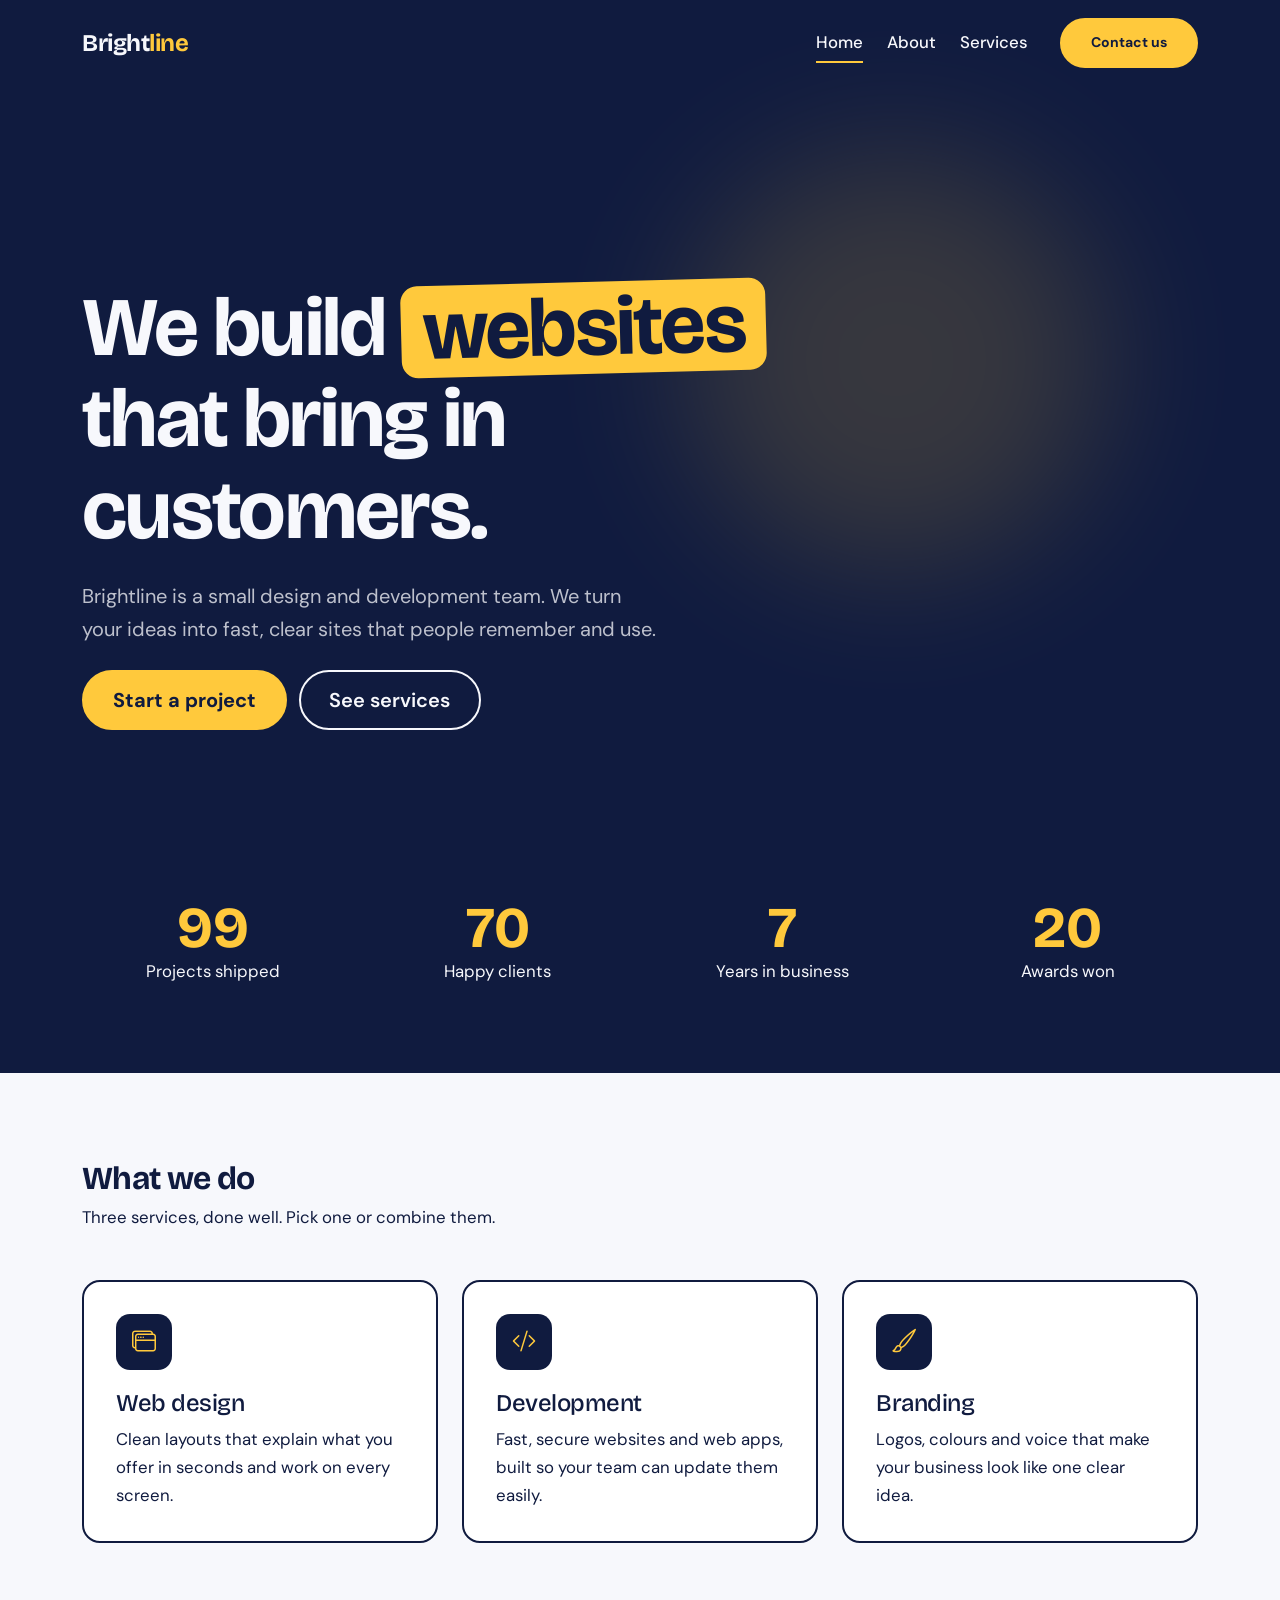
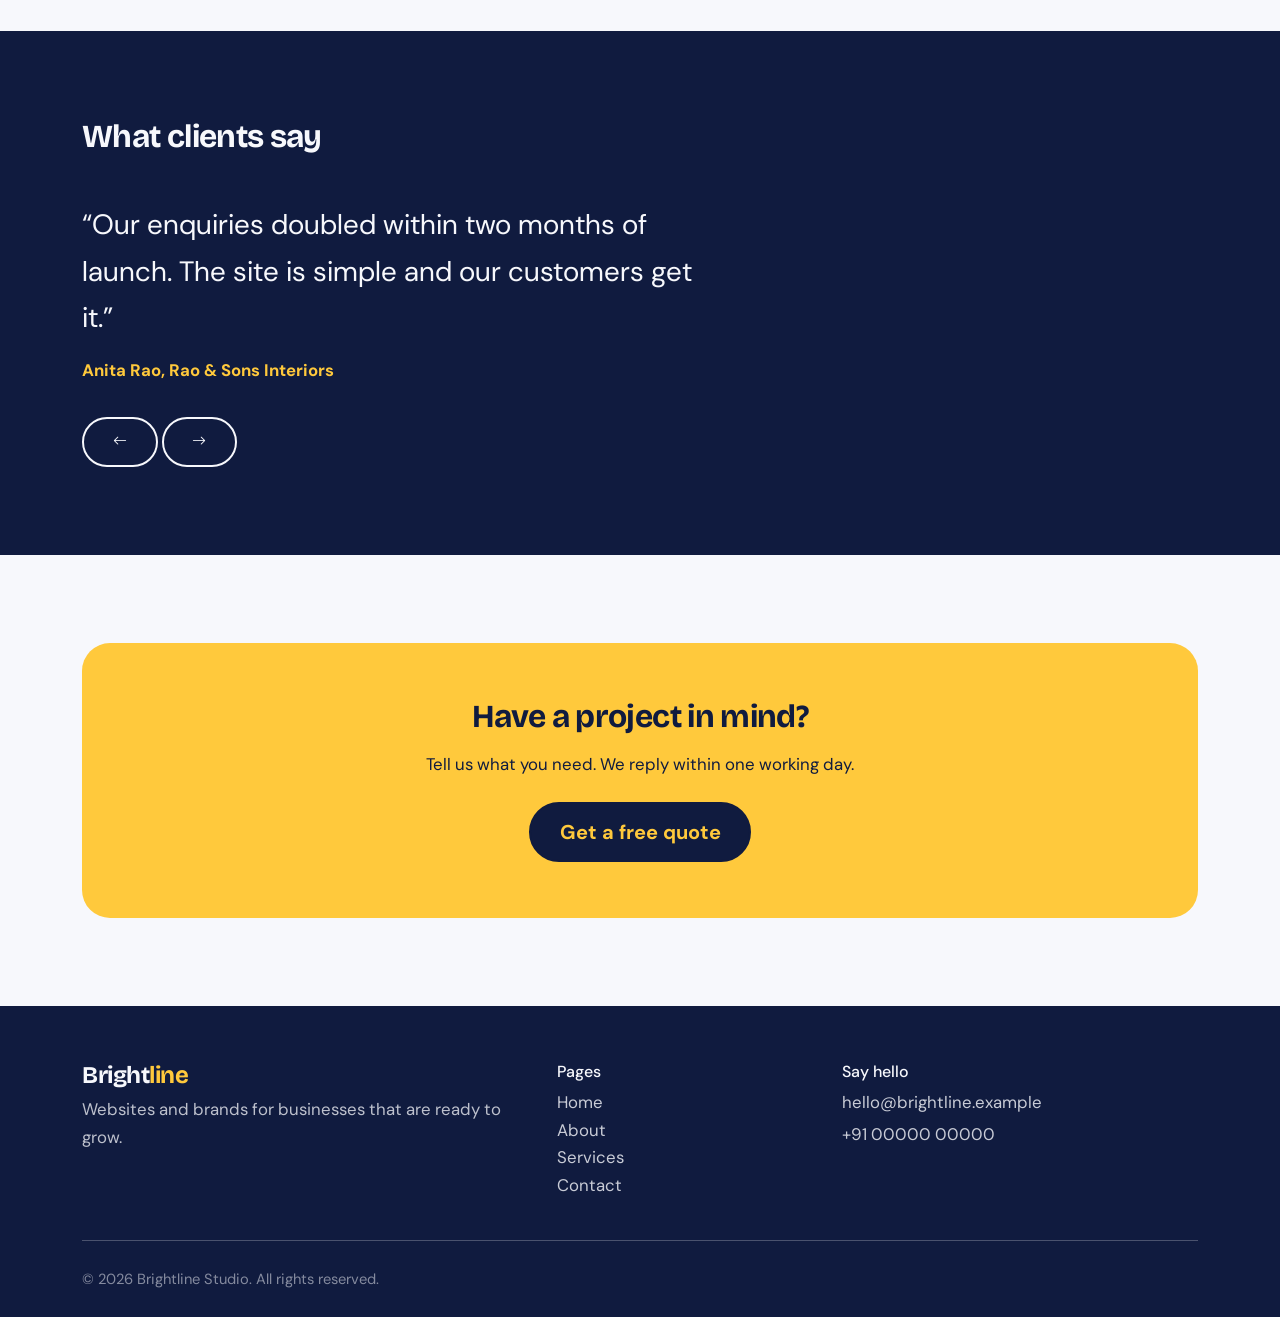
<file: index.html>
<!DOCTYPE html>
<html lang="en">
<head>
<meta charset="UTF-8">
<meta name="viewport" content="width=device-width, initial-scale=1">
<title>Home | Brightline Studio</title>
<meta name="description" content="Brightline Studio designs and builds websites and brands for growing businesses.">
<link rel="preconnect" href="https://fonts.googleapis.com">
<link href="https://fonts.googleapis.com/css2?family=Bricolage+Grotesque:wght@600;700&family=DM+Sans:wght@400;500;700&display=swap" rel="stylesheet">
<link href="https://cdn.jsdelivr.net/npm/bootstrap@5.3.3/dist/css/bootstrap.min.css" rel="stylesheet">
<link href="https://cdn.jsdelivr.net/npm/bootstrap-icons@1.11.3/font/bootstrap-icons.css" rel="stylesheet">
<link href="css/style.css" rel="stylesheet">
</head>
<body>
<nav class="navbar navbar-expand-lg fixed-top">
  <div class="container">
    <a class="navbar-brand fs-4" href="index.html">Bright<span>line</span></a>
    <button class="navbar-toggler" data-bs-toggle="collapse" data-bs-target="#menu" aria-label="Open menu"><span class="navbar-toggler-icon"></span></button>
    <div class="collapse navbar-collapse" id="menu">
      <ul class="navbar-nav ms-auto align-items-lg-center gap-lg-2">
        <li class="nav-item"><a class="nav-link" href="index.html">Home</a></li>
        <li class="nav-item"><a class="nav-link" href="about.html">About</a></li>
        <li class="nav-item"><a class="nav-link" href="services.html">Services</a></li>
        <li class="nav-item"><a class="btn btn-signal btn-sm ms-lg-3 mt-2 mt-lg-0" href="contact.html">Contact us</a></li>
      </ul>
    </div>
  </div>
</nav>
<header class="hero">
  <div class="blob" style="left:70%;top:40%"></div>
  <div class="container position-relative">
    <div class="row"><div class="col-lg-9">
      <h1 class="mb-4">We build <span class="rotator" id="rotator">websites</span> that bring in customers.</h1>
      <p class="fs-5 opacity-75 mb-4" style="max-width:36rem">Brightline is a small design and development team. We turn your ideas into fast, clear sites that people remember and use.</p>
      <a href="contact.html" class="btn btn-signal btn-lg me-2">Start a project</a>
      <a href="services.html" class="btn btn-line btn-lg">See services</a>
    </div></div>
  </div>
</header>

<section class="bg-ink pt-0">
  <div class="container"><div class="row text-center g-4">
    <div class="col-6 col-md-3 stat"><b data-count="120">0</b>Projects shipped</div>
    <div class="col-6 col-md-3 stat"><b data-count="85">0</b>Happy clients</div>
    <div class="col-6 col-md-3 stat"><b data-count="9">0</b>Years in business</div>
    <div class="col-6 col-md-3 stat"><b data-count="24">0</b>Awards won</div>
  </div></div>
</section>

<section>
  <div class="container">
    <h2 class="mb-2">What we do</h2>
    <p class="mb-5" style="max-width:34rem">Three services, done well. Pick one or combine them.</p>
    <div class="row g-4">
      <div class="col-md-4 reveal"><div class="card-x"><div class="icon-box"><i class="bi bi-window-stack"></i></div><h3 class="h4">Web design</h3><p class="mb-0">Clean layouts that explain what you offer in seconds and work on every screen.</p></div></div>
      <div class="col-md-4 reveal"><div class="card-x"><div class="icon-box"><i class="bi bi-code-slash"></i></div><h3 class="h4">Development</h3><p class="mb-0">Fast, secure websites and web apps, built so your team can update them easily.</p></div></div>
      <div class="col-md-4 reveal"><div class="card-x"><div class="icon-box"><i class="bi bi-brush"></i></div><h3 class="h4">Branding</h3><p class="mb-0">Logos, colours and voice that make your business look like one clear idea.</p></div></div>
    </div>
  </div>
</section>

<section class="bg-ink">
  <div class="container">
    <h2 class="mb-5">What clients say</h2>
    <div id="quotes" class="carousel slide" data-bs-ride="carousel">
      <div class="carousel-inner">
        <div class="carousel-item active"><p class="fs-3" style="max-width:40rem">“Our enquiries doubled within two months of launch. The site is simple and our customers get it.”</p><p class="text-signal fw-bold">Anita Rao, Rao &amp; Sons Interiors</p></div>
        <div class="carousel-item"><p class="fs-3" style="max-width:40rem">“They listened first, then designed. We never had to explain anything twice.”</p><p class="text-signal fw-bold">Imran Sheikh, FreshCrate</p></div>
        <div class="carousel-item"><p class="fs-3" style="max-width:40rem">“On time, on budget, and genuinely lovely to work with.”</p><p class="text-signal fw-bold">Priya Nair, Nair Dental Care</p></div>
      </div>
      <div class="mt-3"><button class="btn btn-line btn-sm" data-bs-target="#quotes" data-bs-slide="prev" aria-label="Previous"><i class="bi bi-arrow-left"></i></button> <button class="btn btn-line btn-sm" data-bs-target="#quotes" data-bs-slide="next" aria-label="Next"><i class="bi bi-arrow-right"></i></button></div>
    </div>
  </div>
</section>

<section>
  <div class="container"><div class="cta text-center reveal">
    <h2 class="mb-3">Have a project in mind?</h2>
    <p class="mb-4">Tell us what you need. We reply within one working day.</p>
    <a href="contact.html" class="btn btn-signal btn-lg">Get a free quote</a>
  </div></div>
</section>
<footer>
  <div class="container">
    <div class="row g-4">
      <div class="col-lg-5"><h4>Bright<span class="text-signal">line</span></h4><p class="opacity-75">Websites and brands for businesses that are ready to grow.</p></div>
      <div class="col-6 col-lg-3"><h6>Pages</h6><ul class="list-unstyled"><li><a href="index.html">Home</a></li><li><a href="about.html">About</a></li><li><a href="services.html">Services</a></li><li><a href="contact.html">Contact</a></li></ul></div>
      <div class="col-6 col-lg-4"><h6>Say hello</h6><p class="mb-1"><a href="mailto:hello@brightline.example">hello@brightline.example</a></p><p><a href="tel:+910000000000">+91 00000 00000</a></p></div>
    </div>
    <hr class="opacity-25 my-4"><small class="opacity-50">&copy; 2026 Brightline Studio. All rights reserved.</small>
  </div>
</footer>
<script src="https://cdn.jsdelivr.net/npm/bootstrap@5.3.3/dist/js/bootstrap.bundle.min.js"></script>
<script src="js/main.js"></script>
</body>
</html>
</file>
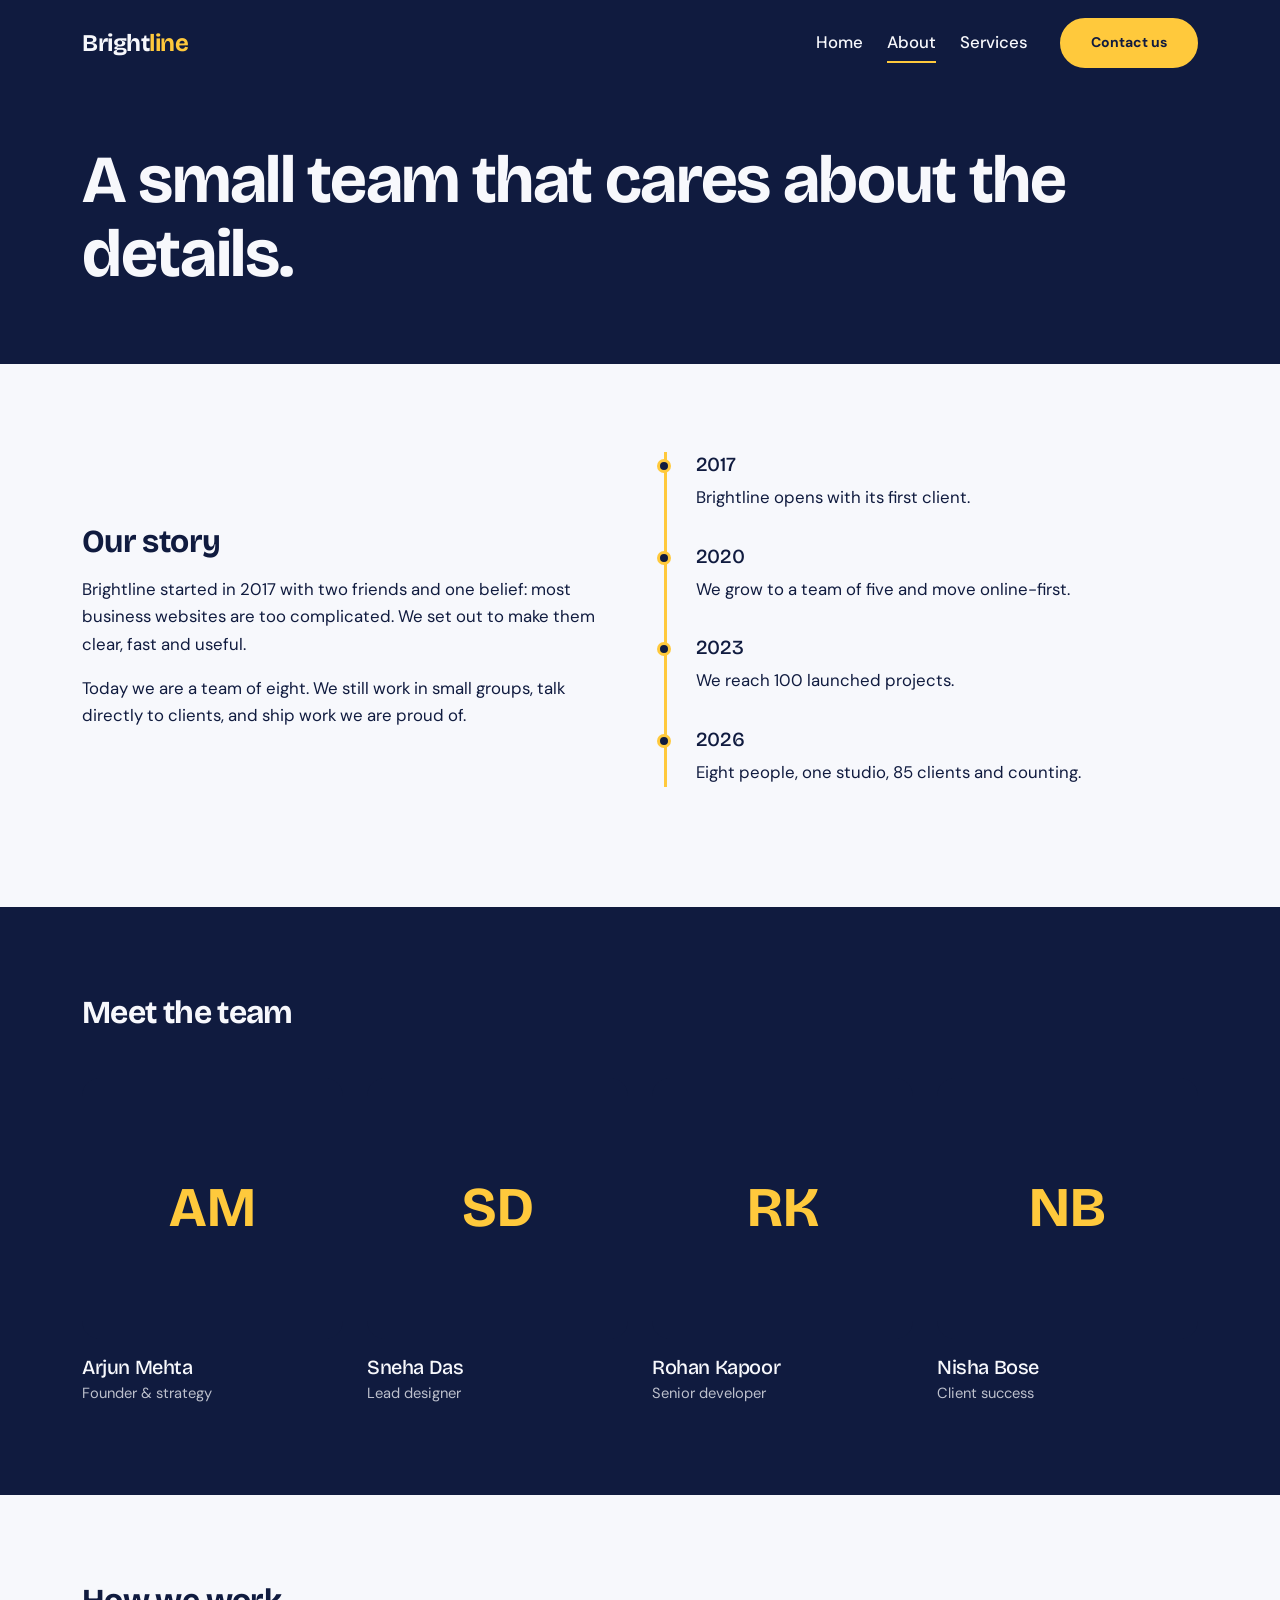
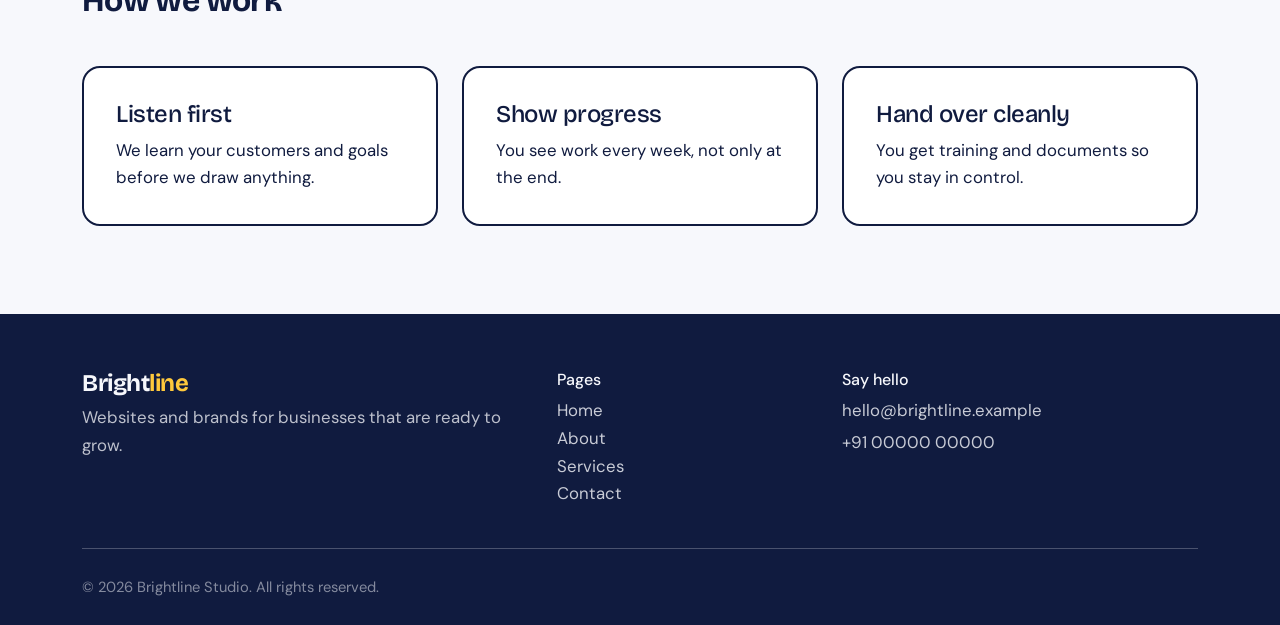
<file: about.html>
<!DOCTYPE html>
<html lang="en">
<head>
<meta charset="UTF-8">
<meta name="viewport" content="width=device-width, initial-scale=1">
<title>About | Brightline Studio</title>
<meta name="description" content="Brightline Studio designs and builds websites and brands for growing businesses.">
<link rel="preconnect" href="https://fonts.googleapis.com">
<link href="https://fonts.googleapis.com/css2?family=Bricolage+Grotesque:wght@600;700&family=DM+Sans:wght@400;500;700&display=swap" rel="stylesheet">
<link href="https://cdn.jsdelivr.net/npm/bootstrap@5.3.3/dist/css/bootstrap.min.css" rel="stylesheet">
<link href="https://cdn.jsdelivr.net/npm/bootstrap-icons@1.11.3/font/bootstrap-icons.css" rel="stylesheet">
<link href="css/style.css" rel="stylesheet">
</head>
<body>
<nav class="navbar navbar-expand-lg fixed-top">
  <div class="container">
    <a class="navbar-brand fs-4" href="index.html">Bright<span>line</span></a>
    <button class="navbar-toggler" data-bs-toggle="collapse" data-bs-target="#menu" aria-label="Open menu"><span class="navbar-toggler-icon"></span></button>
    <div class="collapse navbar-collapse" id="menu">
      <ul class="navbar-nav ms-auto align-items-lg-center gap-lg-2">
        <li class="nav-item"><a class="nav-link" href="index.html">Home</a></li>
        <li class="nav-item"><a class="nav-link" href="about.html">About</a></li>
        <li class="nav-item"><a class="nav-link" href="services.html">Services</a></li>
        <li class="nav-item"><a class="btn btn-signal btn-sm ms-lg-3 mt-2 mt-lg-0" href="contact.html">Contact us</a></li>
      </ul>
    </div>
  </div>
</nav>
<header class="page-head"><div class="container"><h1>A small team that cares about the details.</h1></div></header>

<section>
  <div class="container"><div class="row g-5 align-items-center">
    <div class="col-lg-6 reveal"><h2 class="mb-3">Our story</h2>
      <p>Brightline started in 2017 with two friends and one belief: most business websites are too complicated. We set out to make them clear, fast and useful.</p>
      <p>Today we are a team of eight. We still work in small groups, talk directly to clients, and ship work we are proud of.</p></div>
    <div class="col-lg-6 reveal"><div class="timeline">
      <div class="item"><h4 class="h5">2017</h4><p class="mb-0">Brightline opens with its first client.</p></div>
      <div class="item"><h4 class="h5">2020</h4><p class="mb-0">We grow to a team of five and move online-first.</p></div>
      <div class="item"><h4 class="h5">2023</h4><p class="mb-0">We reach 100 launched projects.</p></div>
      <div class="item"><h4 class="h5">2026</h4><p class="mb-0">Eight people, one studio, 85 clients and counting.</p></div>
    </div></div>
  </div></div>
</section>

<section class="bg-ink">
  <div class="container"><h2 class="mb-5">Meet the team</h2>
    <div class="row g-4">
      <div class="col-6 col-lg-3 team"><div class="avatar mb-3">AM</div><h3 class="h5 mb-0">Arjun Mehta</h3><small class="opacity-75">Founder &amp; strategy</small></div>
      <div class="col-6 col-lg-3 team"><div class="avatar mb-3">SD</div><h3 class="h5 mb-0">Sneha Das</h3><small class="opacity-75">Lead designer</small></div>
      <div class="col-6 col-lg-3 team"><div class="avatar mb-3">RK</div><h3 class="h5 mb-0">Rohan Kapoor</h3><small class="opacity-75">Senior developer</small></div>
      <div class="col-6 col-lg-3 team"><div class="avatar mb-3">NB</div><h3 class="h5 mb-0">Nisha Bose</h3><small class="opacity-75">Client success</small></div>
    </div>
  </div>
</section>

<section>
  <div class="container"><h2 class="mb-5">How we work</h2>
    <div class="row g-4">
      <div class="col-md-4"><div class="card-x"><h3 class="h4">Listen first</h3><p class="mb-0">We learn your customers and goals before we draw anything.</p></div></div>
      <div class="col-md-4"><div class="card-x"><h3 class="h4">Show progress</h3><p class="mb-0">You see work every week, not only at the end.</p></div></div>
      <div class="col-md-4"><div class="card-x"><h3 class="h4">Hand over cleanly</h3><p class="mb-0">You get training and documents so you stay in control.</p></div></div>
    </div>
  </div>
</section>
<footer>
  <div class="container">
    <div class="row g-4">
      <div class="col-lg-5"><h4>Bright<span class="text-signal">line</span></h4><p class="opacity-75">Websites and brands for businesses that are ready to grow.</p></div>
      <div class="col-6 col-lg-3"><h6>Pages</h6><ul class="list-unstyled"><li><a href="index.html">Home</a></li><li><a href="about.html">About</a></li><li><a href="services.html">Services</a></li><li><a href="contact.html">Contact</a></li></ul></div>
      <div class="col-6 col-lg-4"><h6>Say hello</h6><p class="mb-1"><a href="mailto:hello@brightline.example">hello@brightline.example</a></p><p><a href="tel:+910000000000">+91 00000 00000</a></p></div>
    </div>
    <hr class="opacity-25 my-4"><small class="opacity-50">&copy; 2026 Brightline Studio. All rights reserved.</small>
  </div>
</footer>
<script src="https://cdn.jsdelivr.net/npm/bootstrap@5.3.3/dist/js/bootstrap.bundle.min.js"></script>
<script src="js/main.js"></script>
</body>
</html>
</file>
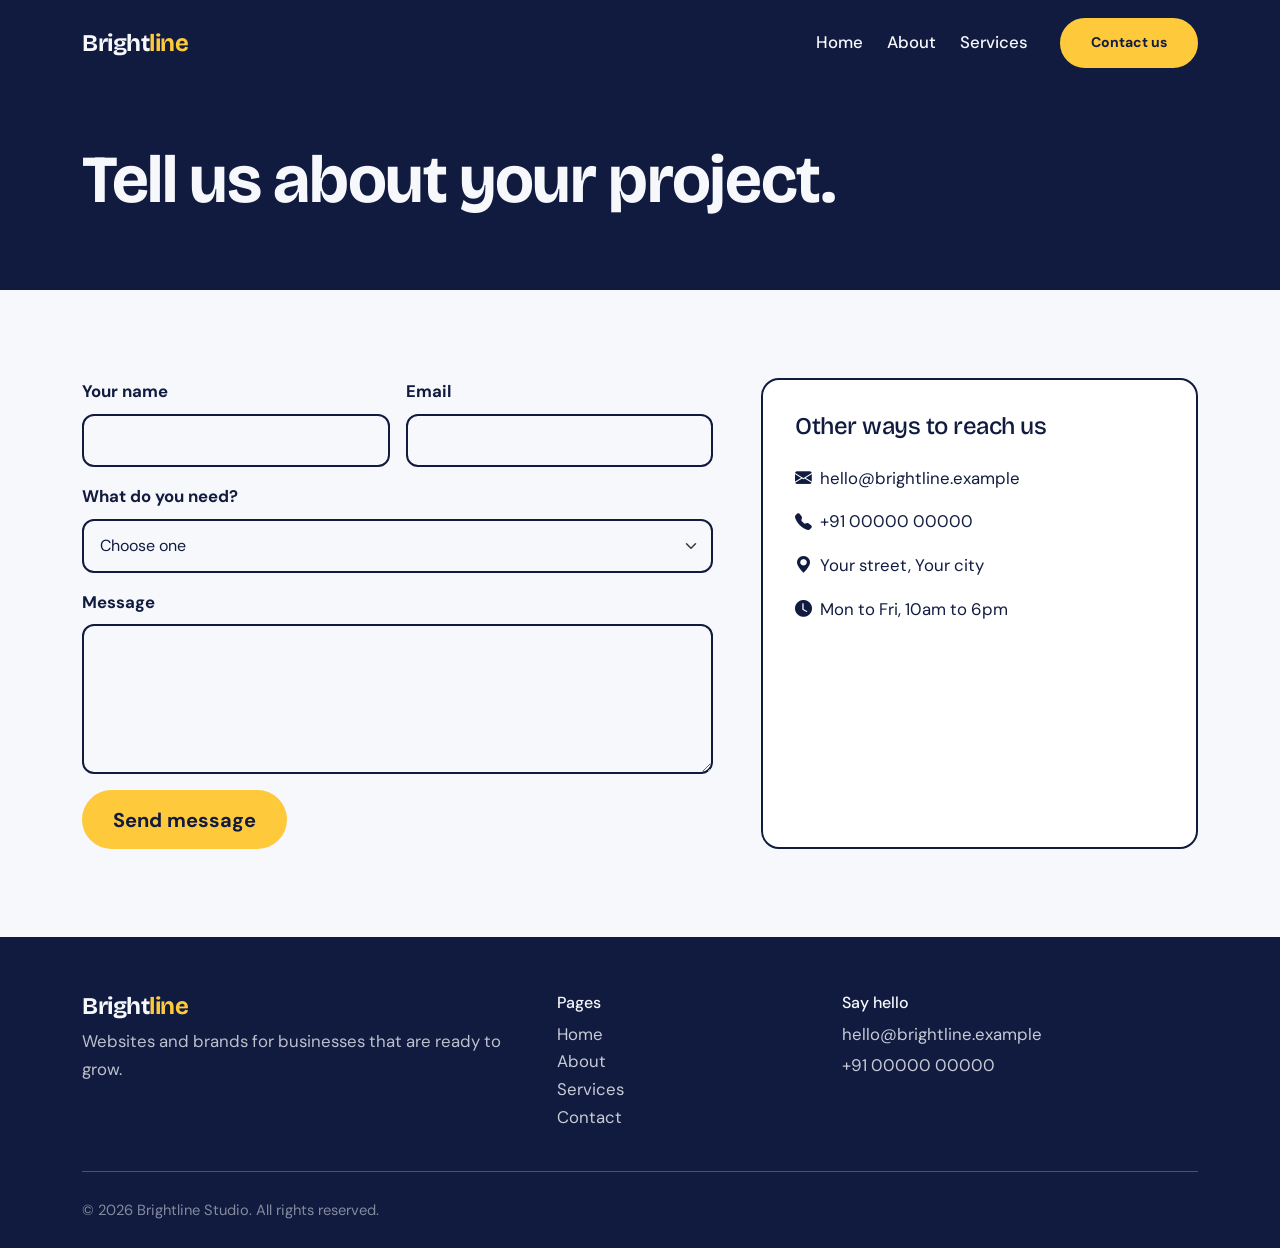
<file: contact.html>
<!DOCTYPE html>
<html lang="en">
<head>
<meta charset="UTF-8">
<meta name="viewport" content="width=device-width, initial-scale=1">
<title>Contact | Brightline Studio</title>
<meta name="description" content="Brightline Studio designs and builds websites and brands for growing businesses.">
<link rel="preconnect" href="https://fonts.googleapis.com">
<link href="https://fonts.googleapis.com/css2?family=Bricolage+Grotesque:wght@600;700&family=DM+Sans:wght@400;500;700&display=swap" rel="stylesheet">
<link href="https://cdn.jsdelivr.net/npm/bootstrap@5.3.3/dist/css/bootstrap.min.css" rel="stylesheet">
<link href="https://cdn.jsdelivr.net/npm/bootstrap-icons@1.11.3/font/bootstrap-icons.css" rel="stylesheet">
<link href="css/style.css" rel="stylesheet">
</head>
<body>
<nav class="navbar navbar-expand-lg fixed-top">
  <div class="container">
    <a class="navbar-brand fs-4" href="index.html">Bright<span>line</span></a>
    <button class="navbar-toggler" data-bs-toggle="collapse" data-bs-target="#menu" aria-label="Open menu"><span class="navbar-toggler-icon"></span></button>
    <div class="collapse navbar-collapse" id="menu">
      <ul class="navbar-nav ms-auto align-items-lg-center gap-lg-2">
        <li class="nav-item"><a class="nav-link" href="index.html">Home</a></li>
        <li class="nav-item"><a class="nav-link" href="about.html">About</a></li>
        <li class="nav-item"><a class="nav-link" href="services.html">Services</a></li>
        <li class="nav-item"><a class="btn btn-signal btn-sm ms-lg-3 mt-2 mt-lg-0" href="contact.html">Contact us</a></li>
      </ul>
    </div>
  </div>
</nav>
<header class="page-head"><div class="container"><h1>Tell us about your project.</h1></div></header>

<section>
  <div class="container"><div class="row g-5">
    <div class="col-lg-7">
      <form id="contactForm" novalidate>
        <div class="row g-3">
          <div class="col-md-6"><label class="form-label fw-bold" for="name">Your name</label><input class="form-control" id="name" required minlength="2"><div class="invalid-feedback">Enter your name.</div></div>
          <div class="col-md-6"><label class="form-label fw-bold" for="email">Email</label><input type="email" class="form-control" id="email" required><div class="invalid-feedback">Enter a valid email address.</div></div>
          <div class="col-12"><label class="form-label fw-bold" for="type">What do you need?</label>
            <select class="form-select" id="type" required><option value="">Choose one</option><option>New website</option><option>Website redesign</option><option>Branding</option><option>Something else</option></select><div class="invalid-feedback">Choose an option.</div></div>
          <div class="col-12"><label class="form-label fw-bold" for="msg">Message</label><textarea class="form-control" id="msg" rows="5" required minlength="10"></textarea><div class="invalid-feedback">Write at least 10 characters.</div></div>
          <div class="col-12"><button class="btn btn-signal btn-lg" type="submit">Send message</button></div>
        </div>
      </form>
    </div>
    <div class="col-lg-5">
      <div class="card-x">
        <h2 class="h4 mb-4">Other ways to reach us</h2>
        <p><i class="bi bi-envelope-fill me-2"></i>hello@brightline.example</p>
        <p><i class="bi bi-telephone-fill me-2"></i>+91 00000 00000</p>
        <p><i class="bi bi-geo-alt-fill me-2"></i>Your street, Your city</p>
        <p class="mb-0"><i class="bi bi-clock-fill me-2"></i>Mon to Fri, 10am to 6pm</p>
      </div>
    </div>
  </div></div>
</section>

<div class="toast-container position-fixed bottom-0 end-0 p-3">
  <div id="toast" class="toast text-bg-dark" role="status" data-bs-delay="4000"><div class="toast-body"><i class="bi bi-check-circle-fill text-signal me-2"></i>Message sent. We will reply within one working day.</div></div>
</div>
<footer>
  <div class="container">
    <div class="row g-4">
      <div class="col-lg-5"><h4>Bright<span class="text-signal">line</span></h4><p class="opacity-75">Websites and brands for businesses that are ready to grow.</p></div>
      <div class="col-6 col-lg-3"><h6>Pages</h6><ul class="list-unstyled"><li><a href="index.html">Home</a></li><li><a href="about.html">About</a></li><li><a href="services.html">Services</a></li><li><a href="contact.html">Contact</a></li></ul></div>
      <div class="col-6 col-lg-4"><h6>Say hello</h6><p class="mb-1"><a href="mailto:hello@brightline.example">hello@brightline.example</a></p><p><a href="tel:+910000000000">+91 00000 00000</a></p></div>
    </div>
    <hr class="opacity-25 my-4"><small class="opacity-50">&copy; 2026 Brightline Studio. All rights reserved.</small>
  </div>
</footer>
<script src="https://cdn.jsdelivr.net/npm/bootstrap@5.3.3/dist/js/bootstrap.bundle.min.js"></script>
<script src="js/main.js"></script>
</body>
</html>
</file>
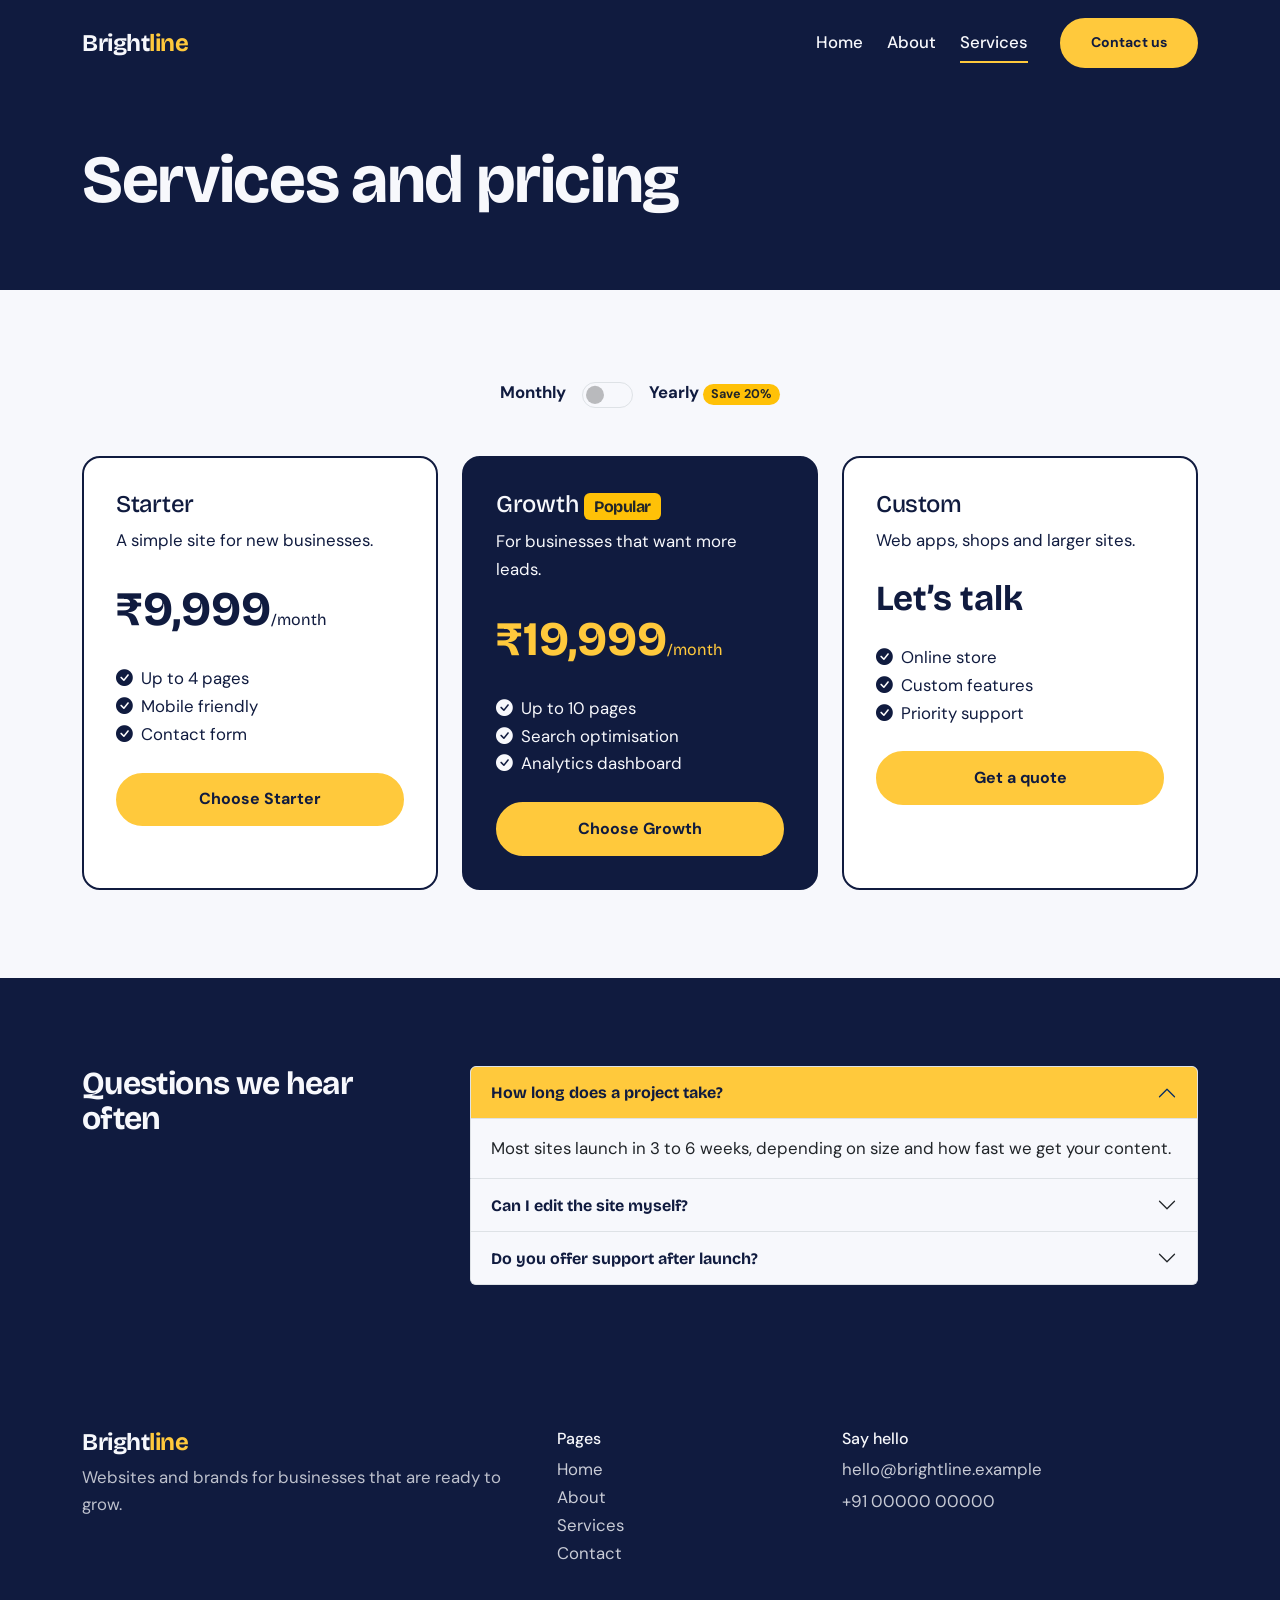
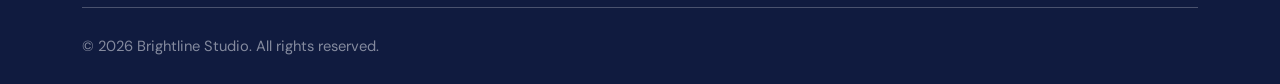
<file: services.html>
<!DOCTYPE html>
<html lang="en">
<head>
<meta charset="UTF-8">
<meta name="viewport" content="width=device-width, initial-scale=1">
<title>Services | Brightline Studio</title>
<meta name="description" content="Brightline Studio designs and builds websites and brands for growing businesses.">
<link rel="preconnect" href="https://fonts.googleapis.com">
<link href="https://fonts.googleapis.com/css2?family=Bricolage+Grotesque:wght@600;700&family=DM+Sans:wght@400;500;700&display=swap" rel="stylesheet">
<link href="https://cdn.jsdelivr.net/npm/bootstrap@5.3.3/dist/css/bootstrap.min.css" rel="stylesheet">
<link href="https://cdn.jsdelivr.net/npm/bootstrap-icons@1.11.3/font/bootstrap-icons.css" rel="stylesheet">
<link href="css/style.css" rel="stylesheet">
</head>
<body>
<nav class="navbar navbar-expand-lg fixed-top">
  <div class="container">
    <a class="navbar-brand fs-4" href="index.html">Bright<span>line</span></a>
    <button class="navbar-toggler" data-bs-toggle="collapse" data-bs-target="#menu" aria-label="Open menu"><span class="navbar-toggler-icon"></span></button>
    <div class="collapse navbar-collapse" id="menu">
      <ul class="navbar-nav ms-auto align-items-lg-center gap-lg-2">
        <li class="nav-item"><a class="nav-link" href="index.html">Home</a></li>
        <li class="nav-item"><a class="nav-link" href="about.html">About</a></li>
        <li class="nav-item"><a class="nav-link" href="services.html">Services</a></li>
        <li class="nav-item"><a class="btn btn-signal btn-sm ms-lg-3 mt-2 mt-lg-0" href="contact.html">Contact us</a></li>
      </ul>
    </div>
  </div>
</nav>
<header class="page-head"><div class="container"><h1>Services and pricing</h1></div></header>

<section>
  <div class="container">
    <div class="d-flex align-items-center justify-content-center gap-3 mb-5">
      <span class="fw-bold">Monthly</span>
      <div class="form-check form-switch m-0"><input class="form-check-input" type="checkbox" role="switch" id="billing" aria-label="Switch to yearly billing"></div>
      <span class="fw-bold">Yearly <span class="badge rounded-pill bg-warning text-dark">Save 20%</span></span>
    </div>
    <div class="row g-4 align-items-stretch">
      <div class="col-md-4"><div class="card-x price-card">
        <h3 class="h4">Starter</h3><p>A simple site for new businesses.</p>
        <div class="price">₹<span data-month="9,999" data-year="95,990">9,999</span><small class="per fs-6 fw-normal">/month</small></div>
        <ul class="list-unstyled mt-3 mb-4"><li><i class="bi bi-check-circle-fill me-2"></i>Up to 4 pages</li><li><i class="bi bi-check-circle-fill me-2"></i>Mobile friendly</li><li><i class="bi bi-check-circle-fill me-2"></i>Contact form</li></ul>
        <a href="contact.html" class="btn btn-signal w-100">Choose Starter</a></div></div>
      <div class="col-md-4"><div class="card-x price-card featured">
        <h3 class="h4">Growth <span class="badge bg-warning text-dark fs-6">Popular</span></h3><p>For businesses that want more leads.</p>
        <div class="price">₹<span data-month="19,999" data-year="1,91,990">19,999</span><small class="per fs-6 fw-normal">/month</small></div>
        <ul class="list-unstyled mt-3 mb-4"><li><i class="bi bi-check-circle-fill me-2"></i>Up to 10 pages</li><li><i class="bi bi-check-circle-fill me-2"></i>Search optimisation</li><li><i class="bi bi-check-circle-fill me-2"></i>Analytics dashboard</li></ul>
        <a href="contact.html" class="btn btn-signal w-100">Choose Growth</a></div></div>
      <div class="col-md-4"><div class="card-x price-card">
        <h3 class="h4">Custom</h3><p>Web apps, shops and larger sites.</p>
        <div class="price" style="font-size:2.2rem">Let’s talk</div>
        <ul class="list-unstyled mt-3 mb-4"><li><i class="bi bi-check-circle-fill me-2"></i>Online store</li><li><i class="bi bi-check-circle-fill me-2"></i>Custom features</li><li><i class="bi bi-check-circle-fill me-2"></i>Priority support</li></ul>
        <a href="contact.html" class="btn btn-signal w-100">Get a quote</a></div></div>
    </div>
  </div>
</section>

<section class="bg-ink">
  <div class="container"><div class="row g-5">
    <div class="col-lg-4"><h2>Questions we hear often</h2></div>
    <div class="col-lg-8">
      <div class="accordion" id="faq">
        <div class="accordion-item"><h3 class="accordion-header"><button class="accordion-button" data-bs-toggle="collapse" data-bs-target="#q1">How long does a project take?</button></h3><div id="q1" class="accordion-collapse collapse show" data-bs-parent="#faq"><div class="accordion-body text-dark">Most sites launch in 3 to 6 weeks, depending on size and how fast we get your content.</div></div></div>
        <div class="accordion-item"><h3 class="accordion-header"><button class="accordion-button collapsed" data-bs-toggle="collapse" data-bs-target="#q2">Can I edit the site myself?</button></h3><div id="q2" class="accordion-collapse collapse" data-bs-parent="#faq"><div class="accordion-body text-dark">Yes. We train your team and give you a short guide for common updates.</div></div></div>
        <div class="accordion-item"><h3 class="accordion-header"><button class="accordion-button collapsed" data-bs-toggle="collapse" data-bs-target="#q3">Do you offer support after launch?</button></h3><div id="q3" class="accordion-collapse collapse" data-bs-parent="#faq"><div class="accordion-body text-dark">Every plan includes 30 days of free fixes. After that you can choose a care plan.</div></div></div>
      </div>
    </div>
  </div></div>
</section>
<footer>
  <div class="container">
    <div class="row g-4">
      <div class="col-lg-5"><h4>Bright<span class="text-signal">line</span></h4><p class="opacity-75">Websites and brands for businesses that are ready to grow.</p></div>
      <div class="col-6 col-lg-3"><h6>Pages</h6><ul class="list-unstyled"><li><a href="index.html">Home</a></li><li><a href="about.html">About</a></li><li><a href="services.html">Services</a></li><li><a href="contact.html">Contact</a></li></ul></div>
      <div class="col-6 col-lg-4"><h6>Say hello</h6><p class="mb-1"><a href="mailto:hello@brightline.example">hello@brightline.example</a></p><p><a href="tel:+910000000000">+91 00000 00000</a></p></div>
    </div>
    <hr class="opacity-25 my-4"><small class="opacity-50">&copy; 2026 Brightline Studio. All rights reserved.</small>
  </div>
</footer>
<script src="https://cdn.jsdelivr.net/npm/bootstrap@5.3.3/dist/js/bootstrap.bundle.min.js"></script>
<script src="js/main.js"></script>
</body>
</html>
</file>
<file: css/style.css>
/* Palette: only 3 colours. Change them here and the whole site updates. */
:root{
  --ink:#101B3F;      /* deep navy  – text, dark sections */
  --signal:#FFC93C;   /* yellow     – accents, buttons    */
  --paper:#F7F8FC;    /* off-white  – backgrounds         */
  --bs-body-font-family:'DM Sans',sans-serif;
  --bs-body-color:var(--ink);
  --bs-body-bg:var(--paper);
}
body{font-size:1.05rem;line-height:1.65}
h1,h2,h3,h4,.navbar-brand{font-family:'Bricolage Grotesque',sans-serif;font-weight:700;letter-spacing:-.02em;line-height:1.1}
:focus-visible{outline:3px solid var(--signal);outline-offset:3px}
section{padding:5.5rem 0}
.bg-ink{background:var(--ink);color:var(--paper)}
.text-signal{color:var(--signal)}

/* Navbar */
.navbar{padding:1.1rem 0;transition:background .3s,padding .3s,box-shadow .3s}
.navbar.scrolled{background:var(--ink);padding:.6rem 0;box-shadow:0 6px 24px rgba(16,27,63,.25)}
.navbar-brand,.navbar .nav-link{color:var(--paper)!important}
.navbar-brand span{color:var(--signal)}
.navbar .nav-link{position:relative;font-weight:500}
.navbar .nav-link::after{content:"";position:absolute;left:.5rem;right:.5rem;bottom:2px;height:2px;background:var(--signal);transform:scaleX(0);transform-origin:left;transition:transform .25s}
.navbar .nav-link:hover::after,.navbar .nav-link.active::after{transform:scaleX(1)}
.navbar-toggler{border-color:var(--signal)}
.navbar-toggler-icon{filter:invert(1)}
@media(max-width:991px){.navbar-collapse{background:var(--ink);padding:1rem;border-radius:12px;margin-top:.6rem}}

/* Buttons */
.btn-signal{background:var(--signal);color:var(--ink);font-weight:700;border:2px solid var(--signal);border-radius:50rem;padding:.8rem 1.8rem;transition:transform .2s,box-shadow .2s,background .2s}
.btn-signal:hover{background:var(--ink);color:var(--signal);transform:translateY(-3px);box-shadow:0 10px 0 -4px var(--signal)}
.btn-line{border:2px solid var(--paper);color:var(--paper);border-radius:50rem;padding:.8rem 1.8rem;font-weight:600}
.btn-line:hover{background:var(--paper);color:var(--ink)}

/* Hero */
.hero{min-height:100vh;display:flex;align-items:center;position:relative;overflow:hidden;background:var(--ink);color:var(--paper);padding-top:7rem}
.hero h1{font-size:clamp(2.6rem,7vw,5.2rem)}
.rotator{display:inline-block;color:var(--ink);background:var(--signal);padding:0 .25em;border-radius:.2em;transform:rotate(-1.5deg)}
.blob{position:absolute;width:420px;height:420px;border-radius:50%;background:var(--signal);opacity:.16;filter:blur(70px);pointer-events:none;transform:translate(-50%,-50%);transition:left .6s ease-out,top .6s ease-out}
.page-head{background:var(--ink);color:var(--paper);padding:9rem 0 4rem}
.page-head h1{font-size:clamp(2.4rem,6vw,4.2rem)}

/* Stats */
.stat b{font-family:'Bricolage Grotesque';font-size:clamp(2.4rem,5vw,3.6rem);color:var(--signal);display:block;line-height:1}

/* Cards */
.card-x{background:#fff;border:2px solid var(--ink);border-radius:18px;padding:2rem;height:100%;transition:transform .25s,box-shadow .25s}
.card-x:hover{transform:translate(-6px,-6px);box-shadow:8px 8px 0 var(--signal),8px 8px 0 2px var(--ink)}
.icon-box{width:56px;height:56px;border-radius:14px;background:var(--ink);color:var(--signal);display:grid;place-items:center;font-size:1.5rem;margin-bottom:1.2rem}

/* Pricing */
.price-card.featured{background:var(--ink);color:var(--paper)}
.price-card.featured .price{color:var(--signal)}
.price{font-family:'Bricolage Grotesque';font-size:3rem;font-weight:700}
.form-switch .form-check-input{width:3.2rem;height:1.6rem;cursor:pointer}
.form-check-input:checked{background-color:var(--ink);border-color:var(--ink)}

/* Timeline */
.timeline{border-left:3px solid var(--signal);padding-left:1.8rem}
.timeline .item{position:relative;margin-bottom:2rem}
.timeline .item::before{content:"";position:absolute;left:-2.4rem;top:.45rem;width:14px;height:14px;border-radius:50%;background:var(--ink);border:3px solid var(--signal)}

/* Team */
.avatar{width:100%;aspect-ratio:1;border-radius:18px;background:var(--ink);color:var(--signal);display:grid;place-items:center;font-family:'Bricolage Grotesque';font-size:3.5rem;font-weight:700;transition:border-radius .35s,background .35s,color .35s}
.team:hover .avatar{border-radius:50%;background:var(--signal);color:var(--ink)}

/* Accordion + forms */
.accordion{--bs-accordion-btn-focus-box-shadow:none;--bs-accordion-active-bg:var(--signal);--bs-accordion-active-color:var(--ink)}
.accordion-button{font-weight:700}
.form-control,.form-select{border:2px solid var(--ink);border-radius:12px;padding:.8rem 1rem}
.form-control:focus,.form-select:focus{border-color:var(--ink);box-shadow:0 0 0 4px var(--signal)}

/* CTA + footer */
.cta{background:var(--signal);color:var(--ink);border-radius:28px;padding:3.5rem 2rem}
.cta .btn-signal{background:var(--ink);color:var(--signal);border-color:var(--ink)}
footer{background:var(--ink);color:var(--paper);padding:3.5rem 0 1.5rem}
footer a{color:var(--paper);text-decoration:none;opacity:.8}
footer a:hover{color:var(--signal);opacity:1}

/* Scroll reveal (single, subtle) */
.reveal{opacity:0;transform:translateY(24px);transition:opacity .7s,transform .7s}
.reveal.in{opacity:1;transform:none}
@media(prefers-reduced-motion:reduce){*{transition:none!important;animation:none!important}.reveal{opacity:1;transform:none}}
</file>
